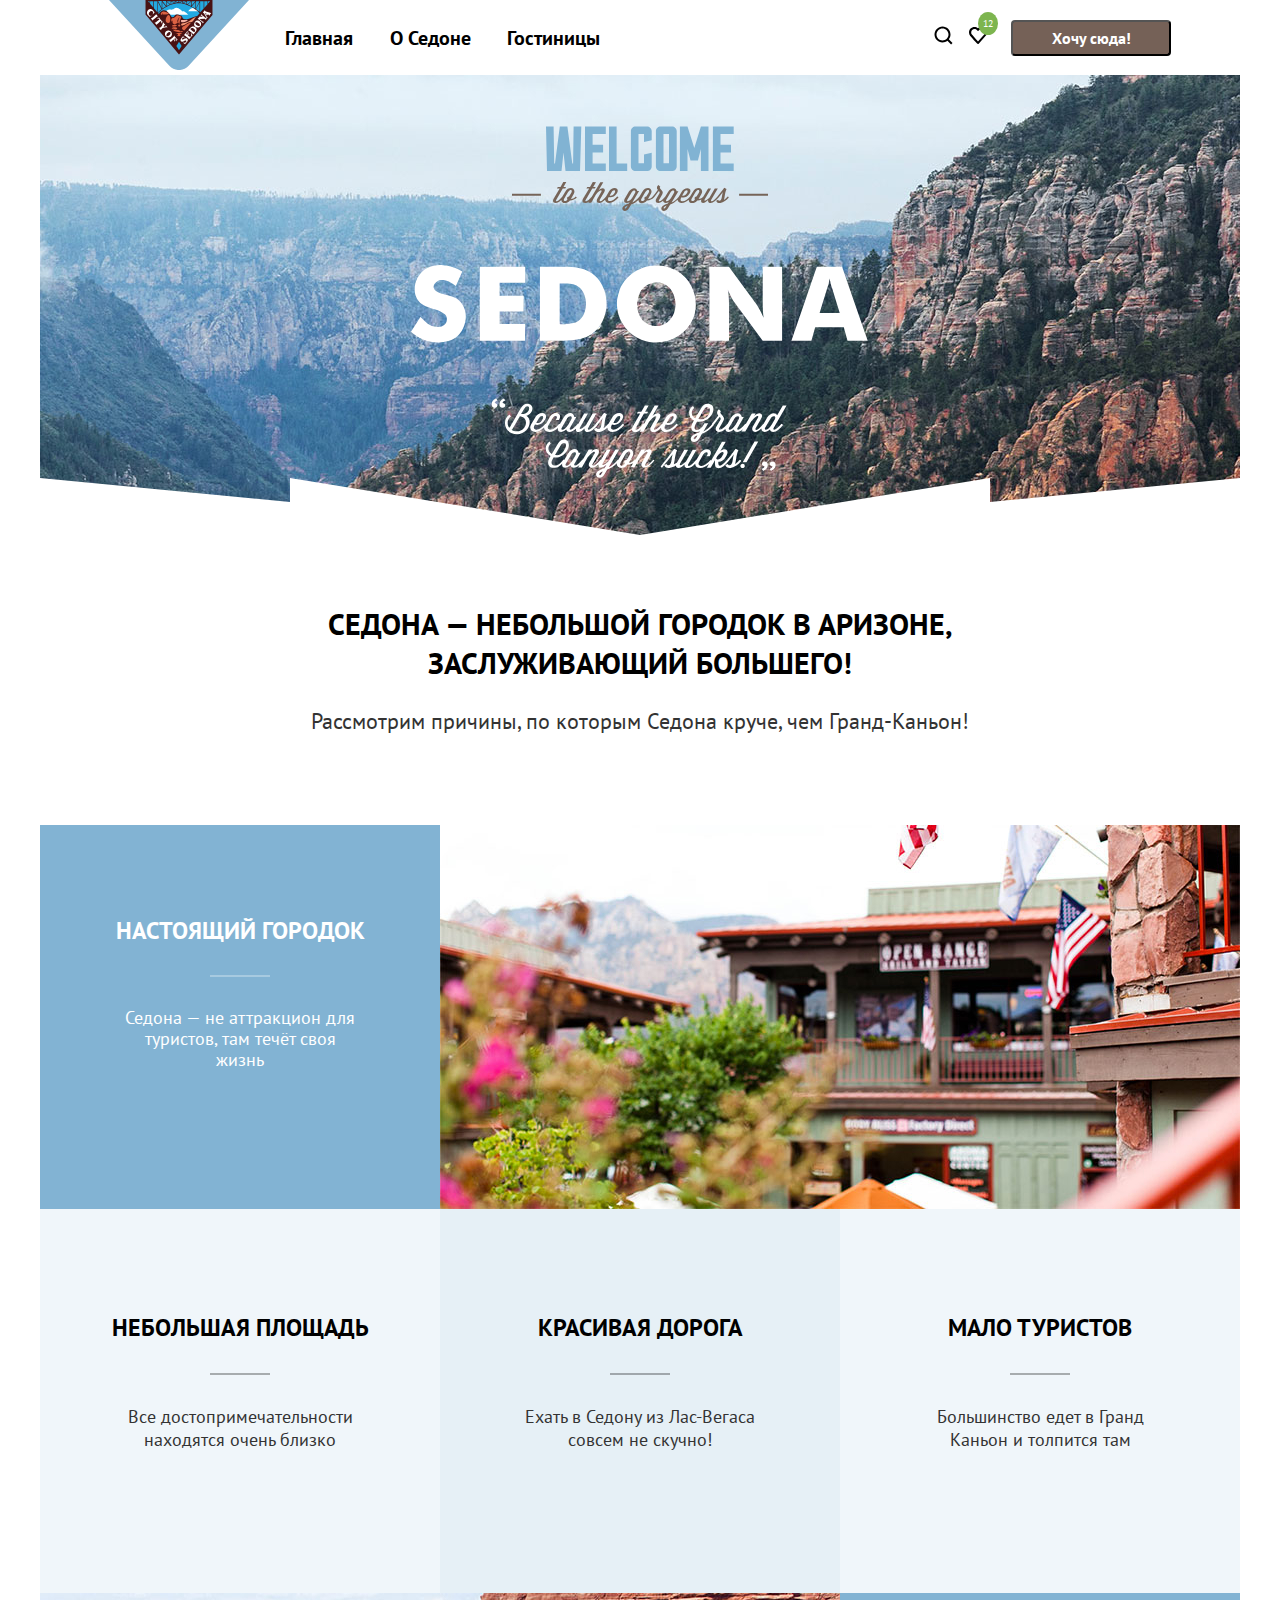
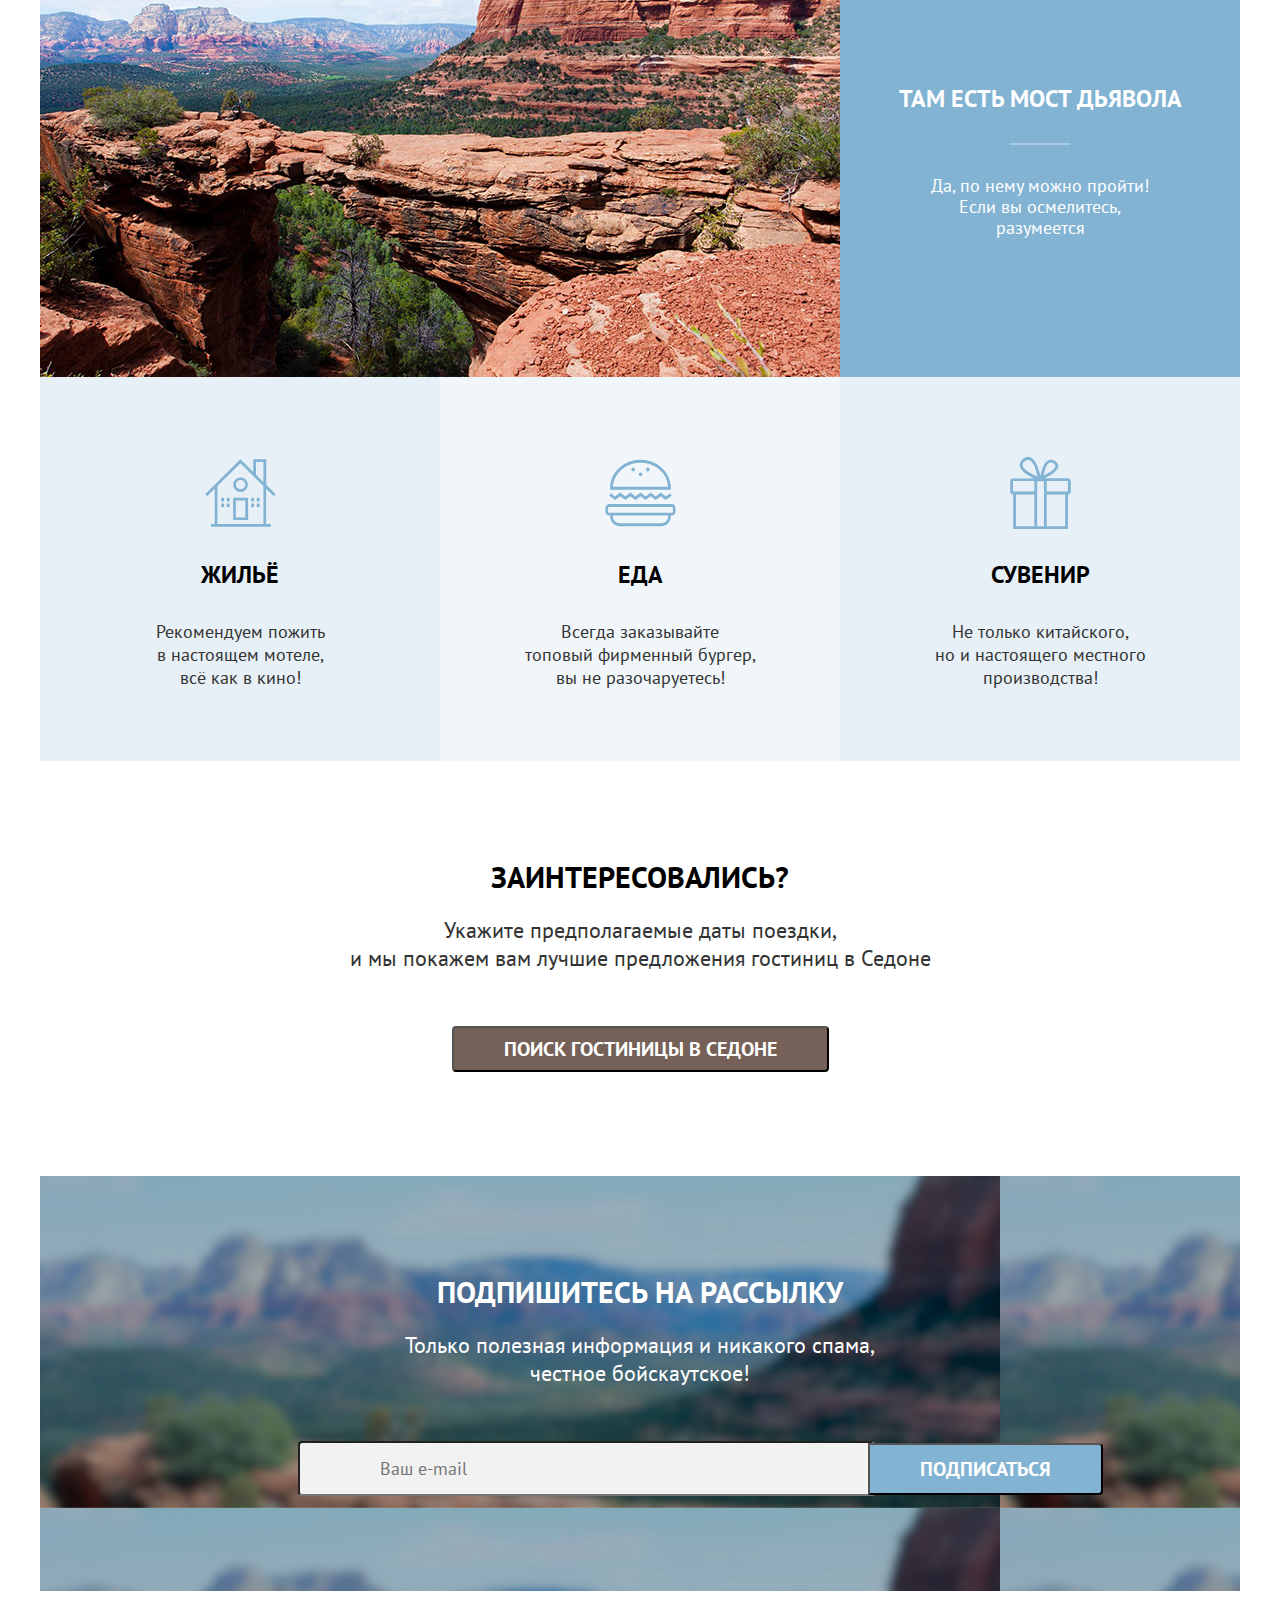
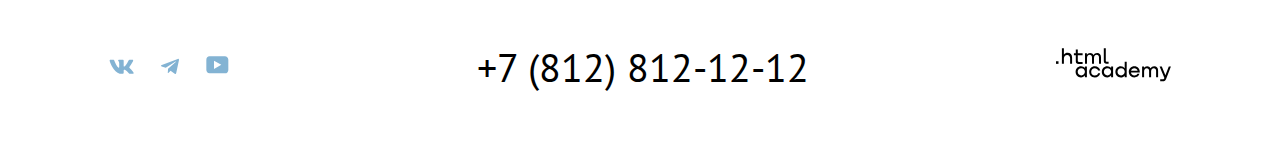
<file: index.html>
<!DOCTYPE html>
<html lang="ru">

  <head>
    <meta charset="utf-8">
    <link rel="stylesheet" href="style.css">
    <link rel="preconnect" href="https://fonts.googleapis.com">
    <link rel="preconnect" href="https://fonts.gstatic.com" crossorigin>
    <link href="https://fonts.googleapis.com/css2?family=PT+Sans:wght@400;700&display=swap" rel="stylesheet">
    <title>HTML Academy: Седона</title>
  </head>

  <body>
    <header class="header">
      <div class="container">
        <div class="header__list">
          <div class="header__list-left">
            <a href="#"><img src="/images/logo.svg" alt="logo nav"></a>
            <a href="#" class="header__list-left-text">Главная</a>
            <a href="#" class="header__list-left-text">О седоне</a>
            <a href="#" class="header__list-left-text">Гостиницы</a>
          </div>
          <div class="header__list-right">
            <a href="#"><img src="/images/search.svg" alt="поиск"></a>
            <span class="header__list-right-img"><a href="#"><img src="/images/like.svg" alt="лайк"></a></span>

            <button class="header__list-right-button">Хочу сюда!</button>
          </div>
        </div>
      </div>
    </header>
    <section class="hero">
      <img src="/images/welcome.svg" alt="основной банер" class="hero-img">
      <img src="/images/down-welcome.svg" alt="низ картинки">
    </section>
    <section class="background">
      <div class="container">
        <h2 class="background-title">Седона — небольшой городок в Аризоне,<br>
          заслуживающий большего!</h2>
        <p class="background-text">Рассмотрим причины, по которым Седона круче, чем Гранд-Каньон!</p>
      </div>
    </section>
    <section class="benefits">
      <div class="benefits__list">
        <div class="benefits__list-item blue">
          <h3 class="benefits__list-item-title-blue">Настоящий городок</h3>
          <div class="benefits__list-item-trait-blue"></div>
          <p class="benefits__list-item-text-blue">Седона — не аттракцион для<br> туристов, там течёт своя<br> жизнь</p>
        </div>
        <div class="benefits__list-item-picture">
          <img src="/images/sity.jpg" alt="картинка города " class="benefits__list-item-picture-image">
        </div>
        <div class="benefits__list-item color1">
          <h3 class="benefits__list-item-title ">Небольшая
            площадь</h3>
          <div class="benefits__list-item-trait"></div>
          <p class="benefits__list-item-text">Все достопримечательности<br> находятся очень близко</p>
        </div>
        <div class="benefits__list-item color2">
          <h3 class="benefits__list-item-title">Красивая
            дорога</h3>
          <div class="benefits__list-item-trait"></div>
          <p class="benefits__list-item-text">Ехать в Седону из Лас-Вегаса<br> совсем не скучно!</p>
        </div>
        <div class="benefits__list-item color1">
          <h3 class="benefits__list-item-title">Мало
            туристов</h3>
          <div class="benefits__list-item-trait"></div>
          <p class="benefits__list-item-text">Большинство едет в Гранд<br> Каньон и толпится там</p>
        </div>
        <div class="benefits__list-item-picture">
          <img src="/images/canyon.jpg" alt="картинка каньена " class="benefits__list-item-picture-image">
        </div>
        <div class="benefits__list-item blue">
          <h3 class="benefits__list-item-title-blue">Там есть
            мост дьявола</h3>
          <div class="benefits__list-item-trait-blue"></div>
          <p class="benefits__list-item-text-blue">Да, по нему можно пройти!<br> Если вы осмелитесь,<br> разумеется</p>
        </div>
        <div class="benefits__list-item color2">
          <img src="/images/home.svg" alt="дом" class="benefits__list-item-img">
          <h3 class="benefits__list-item-title-down">Жильё</h3>
          <p class="benefits__list-item-text-down">Рекомендуем пожить<br> в настоящем мотеле,<br>
            всё как в кино!</p>
        </div>
        <div class="benefits__list-item color1">
          <img src="/images/burger.svg" alt="бургер" class="benefits__list-item-img">
          <h3 class="benefits__list-item-title-down">Еда</h3>
          <p class="benefits__list-item-text-down">Всегда заказывайте<br>
            топовый фирменный бургер,<br> вы не разочаруетесь!</p>
        </div>
        <div class="benefits__list-item color2">
          <img src="/images/souvenir.svg" alt="сувенир" class="benefits__list-item-img">
          <h3 class="benefits__list-item-title-down">сувенир </h3>
          <p class="benefits__list-item-text-down">Не только китайского,<br>
            но и настоящего местного<br> производства!</p>
        </div>
      </div>
      </div>
      </div>
    </section>
    <section class="search">
      <div class="container">
        <div class="search__list">
          <h2 class="search__list-title">Заинтересовались?</h2>
          <p class="search__list-text">Укажите предполагаемые даты поездки,<br>и мы покажем вам лучшие предложения
            гостиниц в Седоне</p>
          <button class="search__list-button">ПОИСК ГОСТИНИЦЫ В СЕДОНЕ</button>
        </div>
      </div>
    </section>
    <section class="subscribe">
      <div class="container">
        <div class="subscribe__list">
          <h2 class="subscribe__list-title">Подпишитесь на рассылку</h2>
          <p class="subscribe__list-text">Только полезная информация и никакого спама,<br> честное бойскаутское!</p>
          <form action="https://echo.htmlacademy.ru/courses" method="get" class="subscribe__list-form">
            <input type="text" name="search" class="subscribe__list-form-name" placeholder="Ваш e-mail">
            <input type="submit" value="Подписаться" class="subscribe__list-form-name-batton">
          </form>
        </div>
      </div>
    </section>
    <section class="footer">
      <div class="container">
        <div class="footer__list">
          <div class="footer__list-social">
            <a href="#"><img src="/images/vk.svg" alt="vk"></a>
            <a href="#"><img src="/images/telegram.svg" alt="telegram"></a>
            <a href="#"><img src="/images/youtube.svg" alt="youtube"></a>
          </div>
          <a class="footer__list-phone" href="tel:+7(812)8121212">+7 (812) 812-12-12</a>
          <a href="https://htmlacademy.ru/"><img src="/images/logoAcademy.svg" alt="logo htmlacademy"></a>
        </div>
      </div>
    </section>
  </body>

</html>
</file>
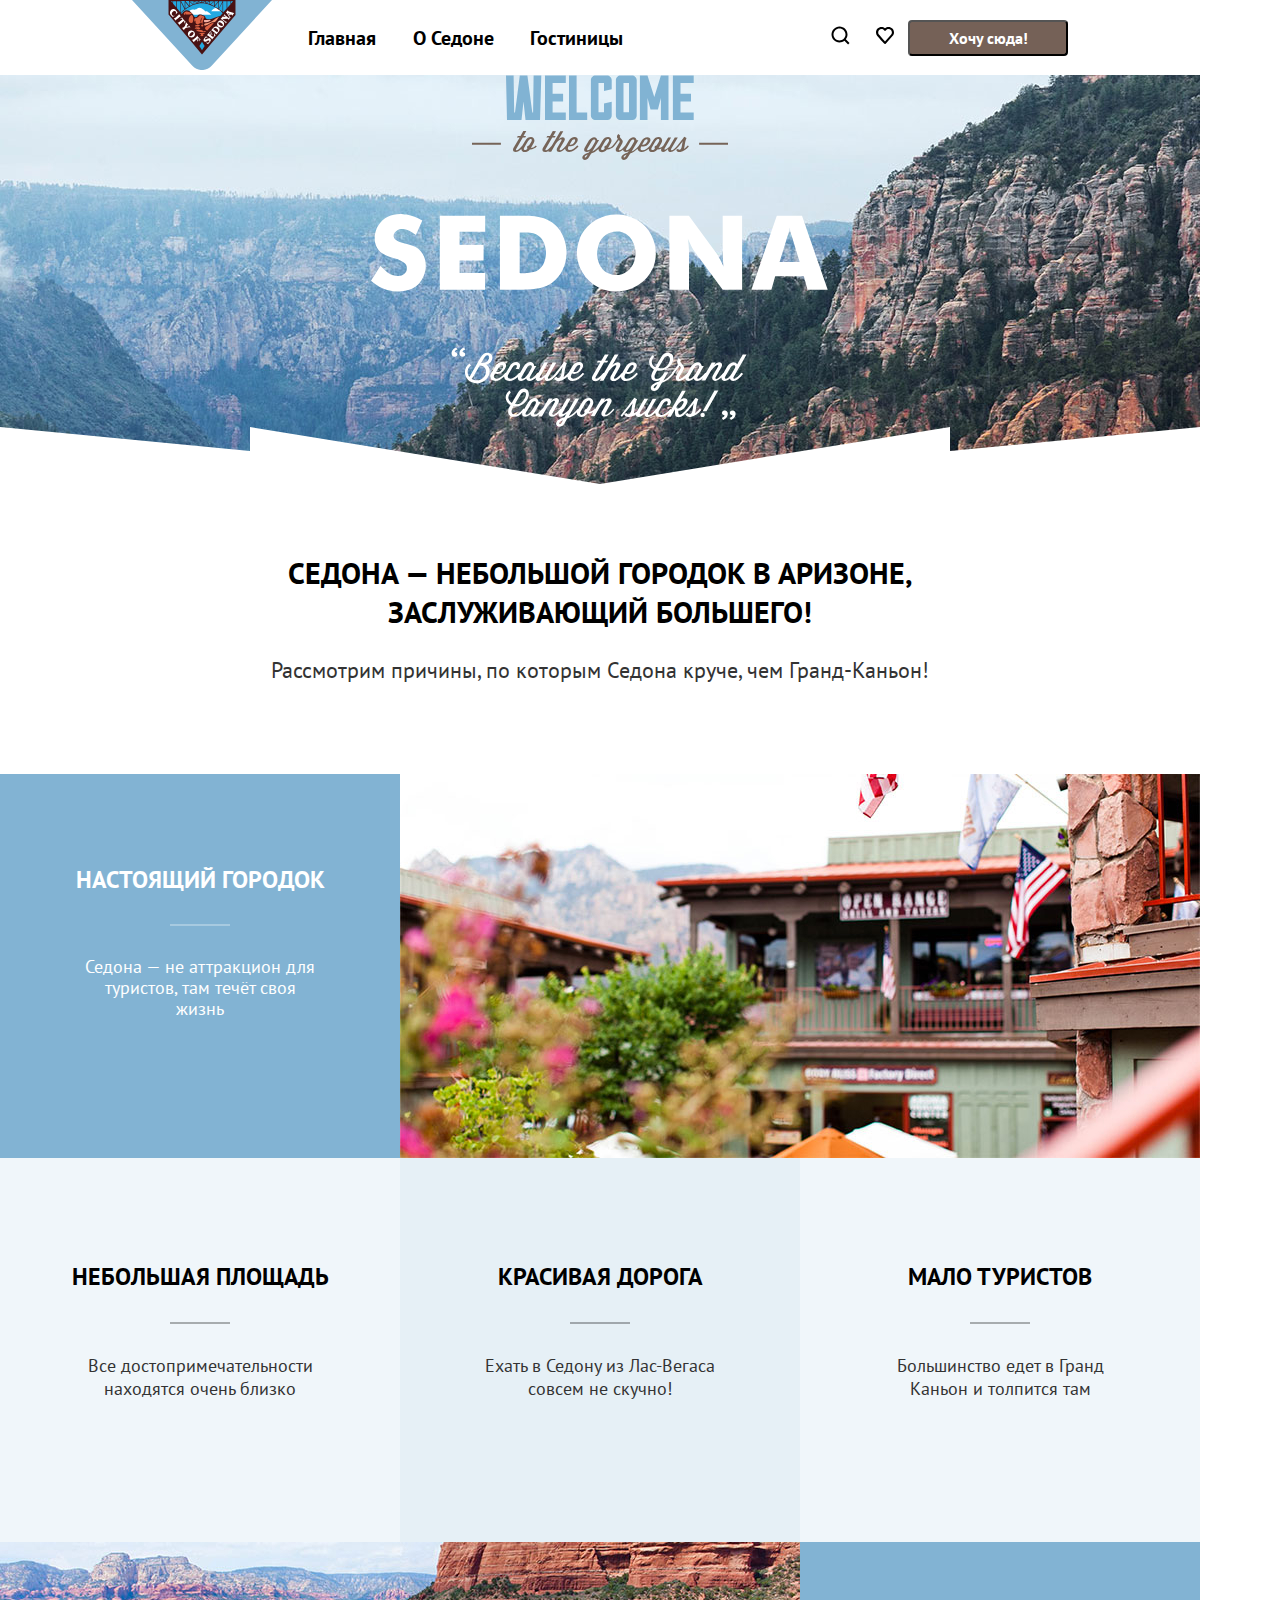
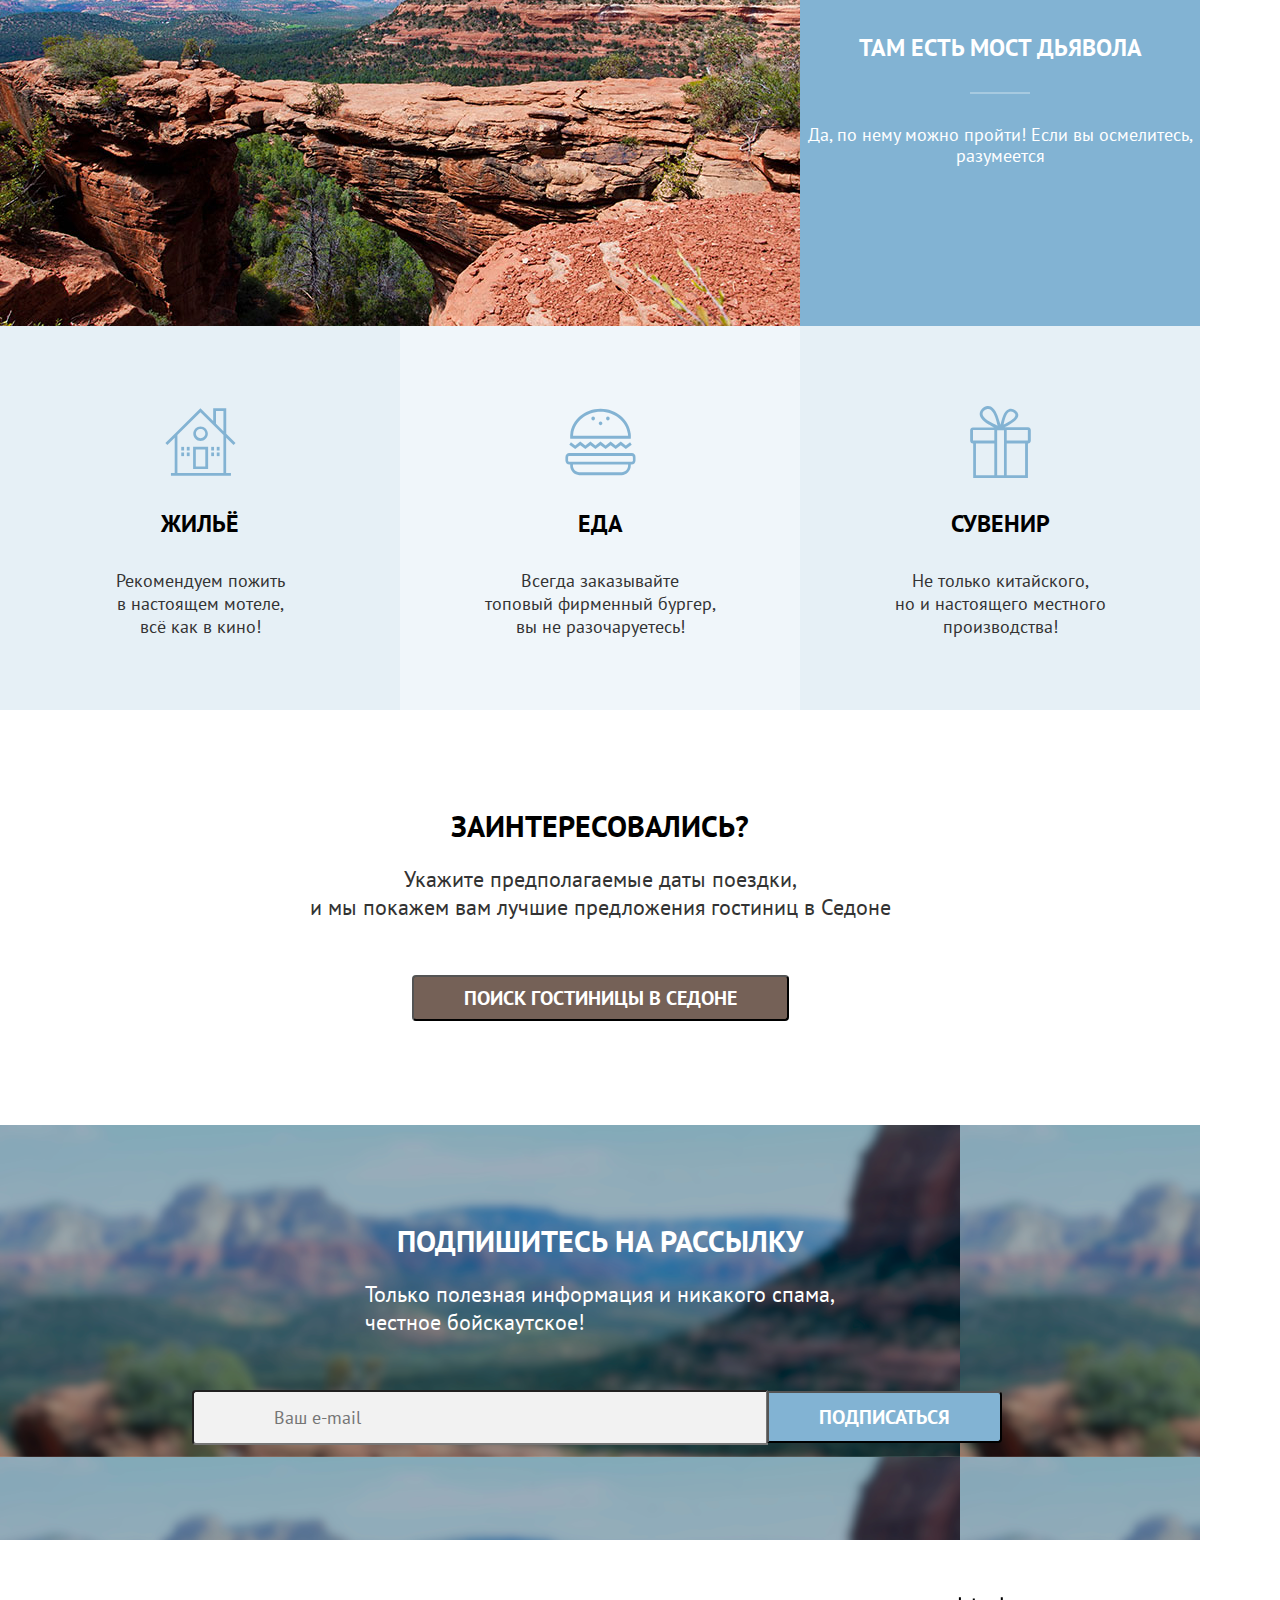
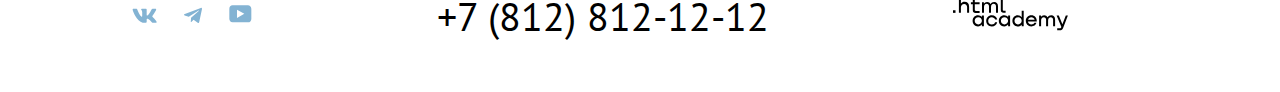
<file: 2/index.html>
<!DOCTYPE html>
<html lang="ru">

  <head>
    <meta charset="utf-8">
    <link rel="stylesheet" href="style.css">
    <link rel="preconnect" href="https://fonts.googleapis.com">
    <link rel="preconnect" href="https://fonts.gstatic.com" crossorigin>
    <link href="https://fonts.googleapis.com/css2?family=PT+Sans:wght@400;700&display=swap" rel="stylesheet">
    <title>HTML Academy: Седона</title>
    <base href="https://htmlacademy-htmlcss.github.io/1981775-sedona-35/2/">
</head>

  <body>
    <header class="header">
      <div class="container">
        <div class="header__list">
          <div class="header__list-left">
            <a href="#"><img src="/images/logo.svg" alt="logo nav"></a>
            <a href="#" class="header__list-left-text">Главная</a>
            <a href="#" class="header__list-left-text">О седоне</a>
            <a href="#" class="header__list-left-text">Гостиницы</a>
          </div>
          <div class="header__list-right">
            <a href="#"><img src="/images/search.svg" alt="поиск"></a>
            <a href="#"><img src="/images/like.svg" alt="лайк"></a>
            <button class="header__list-right-button">Хочу сюда!</button>
          </div>
        </div>
      </div>
    </header>
    <section class="hero">
      <img src="/images/welcome.svg" alt="основной банер">
      <img src="/images/down-welcome.svg" alt="низ картинки">
    </section>
    <section class="background">
      <div class="container">
        <h2 class="background-title">Седона — небольшой городок в Аризоне,<br>
          заслуживающий большего!</h2>
        <p class="background-text">Рассмотрим причины, по которым Седона круче, чем Гранд-Каньон!</p>
      </div>
    </section>
    <section class="benefits">
      <div class="benefits__list">
        <div class="benefits__list-item blue">
          <h3 class="benefits__list-item-title-blue">Настоящий городок</h3>
          <div class="benefits__list-item-trait-blue"></div>
          <p class="benefits__list-item-text-blue">Седона — не аттракцион для<br> туристов, там течёт своя<br> жизнь</p>
        </div>
        <div class="benefits__list-item-picture">
          <img src="/images/sity.jpg" alt="картинка города " class="benefits__list-item-picture-image">
        </div>
        <div class="benefits__list-item color1">
          <h3 class="benefits__list-item-title ">Небольшая
            площадь</h3>
          <div class="benefits__list-item-trait"></div>
          <p class="benefits__list-item-text">Все достопримечательности<br> находятся очень близко</p>
        </div>
        <div class="benefits__list-item color2">
          <h3 class="benefits__list-item-title">Красивая
            дорога</h3>
          <div class="benefits__list-item-trait"></div>
          <p class="benefits__list-item-text">Ехать в Седону из Лас-Вегаса<br> совсем не скучно!</p>
        </div>
        <div class="benefits__list-item color1">
          <h3 class="benefits__list-item-title">Мало
            туристов</h3>
          <div class="benefits__list-item-trait"></div>
          <p class="benefits__list-item-text">Большинство едет в Гранд<br> Каньон и толпится там</p>
        </div>
        <div class="benefits__list-item-picture">
          <img src="/images/canyon.jpg" alt="картинка каньена " class="benefits__list-item-picture-image">
        </div>
        <div class="benefits__list-item blue">
          <h3 class="benefits__list-item-title-blue">Там есть
            мост дьявола</h3>
          <div class="benefits__list-item-trait-blue"></div>
          <p class="benefits__list-item-text-blue">Да, по нему можно пройти! Если вы осмелитесь, разумеется</p>
        </div>
        <div class="benefits__list-item color2">
          <img src="/images/home.svg" alt="дом" class="benefits__list-item-img">
          <h3 class="benefits__list-item-title-down">Жильё</h3>
          <p class="benefits__list-item-text-down">Рекомендуем пожить<br> в настоящем мотеле,<br>
            всё как в кино!</p>
        </div>
        <div class="benefits__list-item color1">
          <img src="/images/burger.svg" alt="бургер" class="benefits__list-item-img">
          <h3 class="benefits__list-item-title-down">Еда</h3>
          <p class="benefits__list-item-text-down">Всегда заказывайте<br>
            топовый фирменный бургер,<br> вы не разочаруетесь!</p>
        </div>
        <div class="benefits__list-item color2">
          <img src="/images/souvenir.svg" alt="сувенир" class="benefits__list-item-img">
          <h3 class="benefits__list-item-title-down">сувенир </h3>
          <p class="benefits__list-item-text-down">Не только китайского,<br>
            но и настоящего местного<br> производства!</p>
        </div>
        </div>
      </div>
      </div>
    </section>
    <section class="search">
      <div class="container">
        <div class="search__list">
          <h2 class="search__list-title">Заинтересовались?</h2>
          <p class="search__list-text">Укажите предполагаемые даты поездки,<br>и мы покажем вам лучшие предложения гостиниц в Седоне</p>
            <button class="search__list-button">ПОИСК ГОСТИНИЦЫ В СЕДОНЕ</button>
        </div>
      </div>
    </section>
    <section class="subscribe">
      <div class="container">
        <div class="subscribe__list">
          <h2 class="subscribe__list-title">Подпишитесь на рассылку</h2>
          <p class="subscribe__list-text">Только полезная информация и никакого спама,<br> честное бойскаутское!</p>
          <form action="https://echo.htmlacademy.ru/courses" method="get" class="subscribe__list-form">
            <input type="text" name="search" class="subscribe__list-form-name" placeholder="Ваш e-mail">
            <input type="submit" value="Подписаться" class="subscribe__list-form-name-batton">
          </form>
        </div>
      </div>
    </section>
    <section class="footer">
      <div class="container">
        <div class="footer__list">
          <div class="footer__list-social">
            <a href="#"><img src="/images/vk.svg" alt="vk"></a>
            <a href="#"><img src="/images/telegram.svg" alt="telegram"></a>
            <a href="#"><img src="/images/youtube.svg" alt="youtube"></a>
          </div>
          <a class="footer__list-phone" href="tel:+7(812)8121212">+7 (812) 812-12-12</a>
          <a href="https://htmlacademy.ru/"><img src="/images/logoAcademy.svg" alt="logo htmlacademy"></a>
        </div>
      </div>
    </section>
  </body>

</html>
</file>
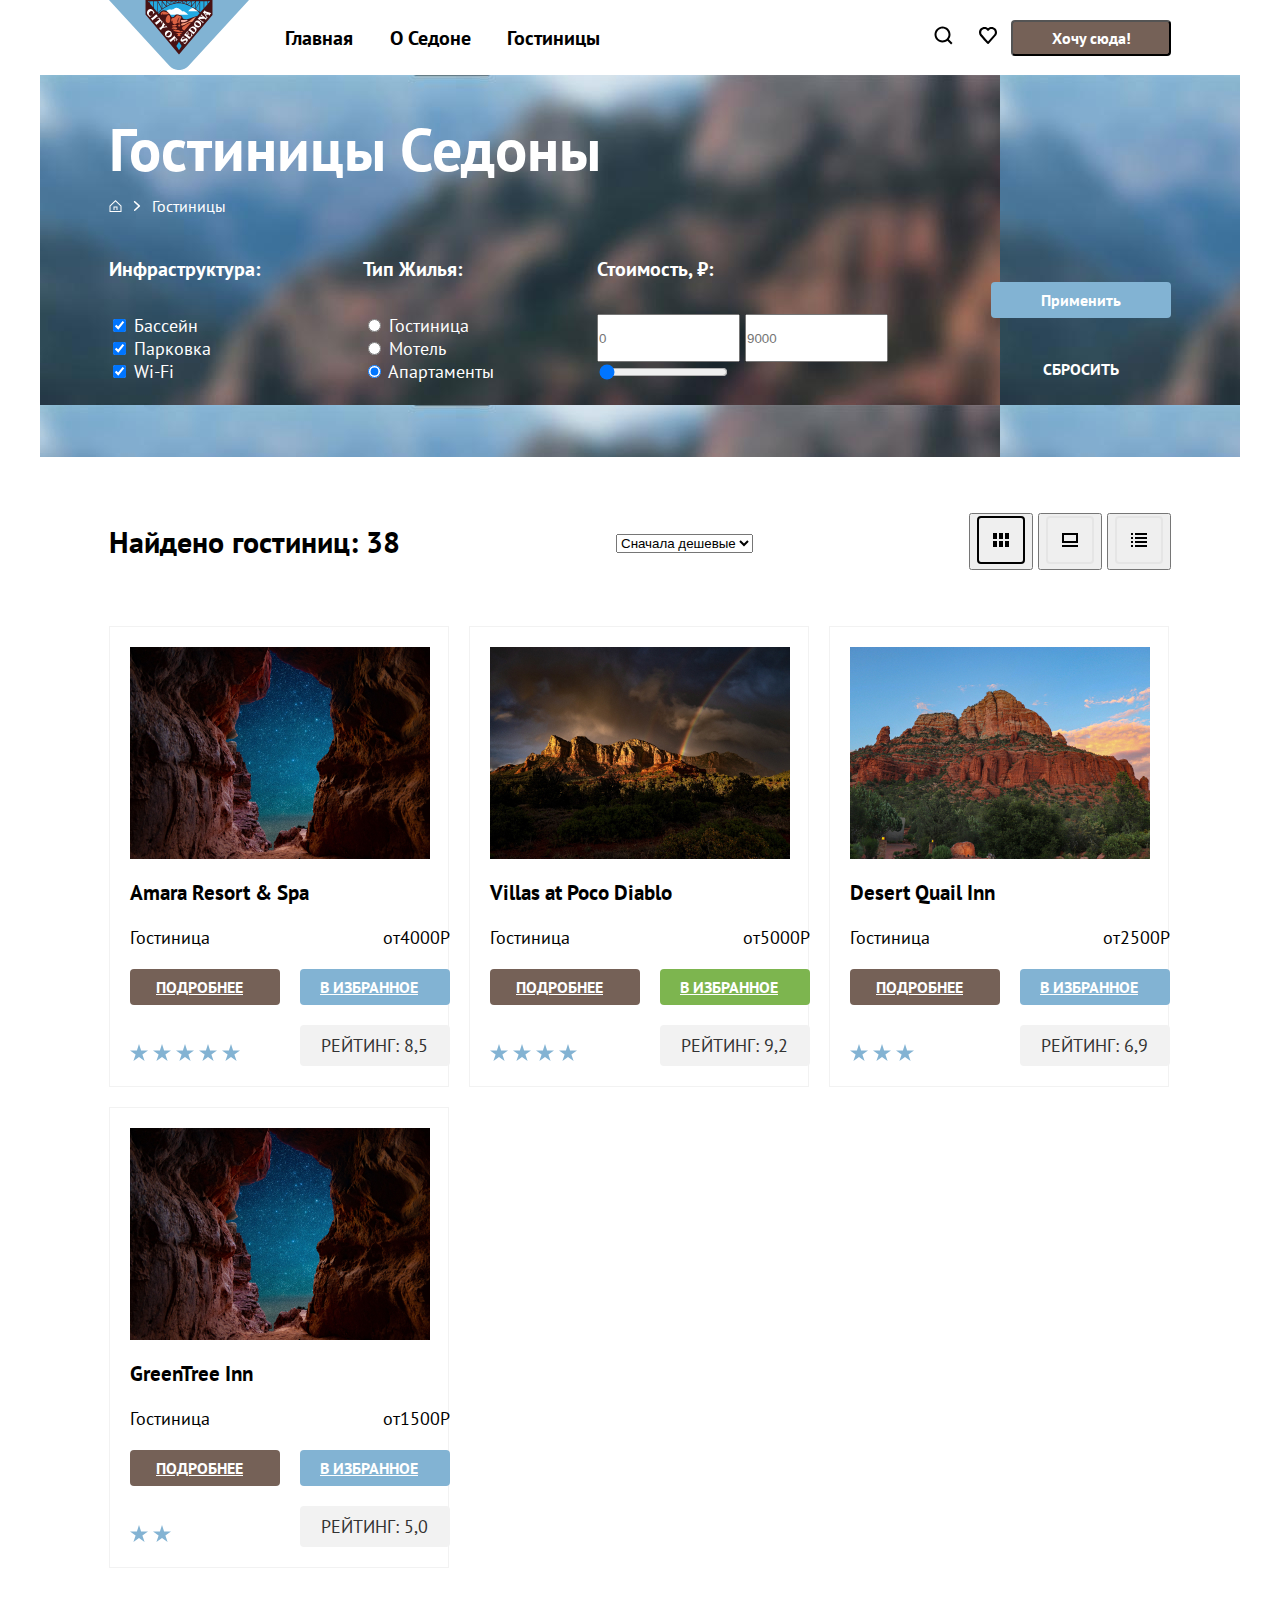
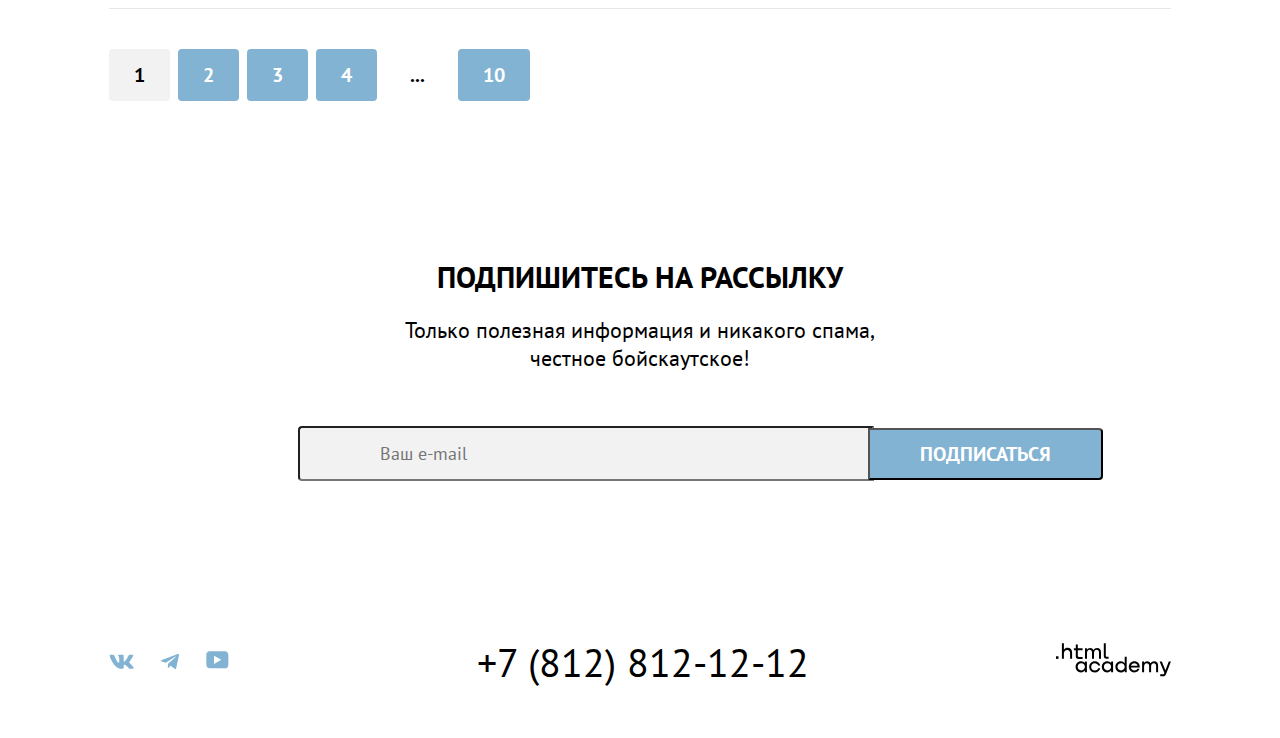
<file: catalog.html>
<!DOCTYPE html>
<html lang="ru">

  <head>
    <meta charset="utf-8">
    <link rel="stylesheet" href="style.css">
    <link rel="preconnect" href="https://fonts.googleapis.com">
    <link rel="preconnect" href="https://fonts.gstatic.com" crossorigin>
    <link href="https://fonts.googleapis.com/css2?family=PT+Sans:wght@400;700&display=swap" rel="stylesheet">
    <title>HTML Academy: Седона</title>
  </head>

  <body>
    <header class="header">
      <div class="container">
        <div class="header__list">
          <div class="header__list-left">
            <a href="#"><img src="images/logo.svg" alt="logo nav"></a>
            <a href="#" class="header__list-left-text">Главная</a>
            <a href="#" class="header__list-left-text">О седоне</a>
            <a href="#" class="header__list-left-text">Гостиницы</a>
          </div>
          <div class="header__list-right">
            <a href="#"><img src="images/search.svg" alt="поиск"></a>
            <a href="#"><img src="images/like.svg" alt="лайк"></a>
            <button class="header__list-right-button">Хочу сюда!</button>
          </div>
        </div>
      </div>
    </header>
    <section class="filter">
      <div class="container">
        <div class="filter__list">
          <h1 class="filter__list-title">Гостиницы Седоны</h1>
          <div class="filter__list-bread-crumbs">
            <img src="images/litle-home.svg" alt="home">
            <img src="images/jackdaw.svg" alt="галка">
            <p class="filter__list-bread-crumbs-text">Гостиницы</p>
          </div>
          <form action="https://echo.htmlacademy.ru/courses" method="post" class="filter__list-form-item-sprukture">
            <div class="filter__list-form">
              <div class="filter__list-form-item">
                <p class="filter__list-form-item-text">Инфраструктура:</p>
                <input type="checkbox" name="subscribe" id="pull" checked>
                <label for="pull">Бассейн</label><br>
                <input type="checkbox" name="subscribe" id="parking" checked>
                <label for="parking">Парковка</label><br>
                <input type="checkbox" name="subscribe" id="Wi-Fi" checked>
                <label for="Wi-Fi">Wi-Fi</label><br>
              </div>
              <div class="filter__list-form-item">
                <p class="filter__list-form-item-text">Тип жилья:</p>
                <input type="radio" name="subscribe" id="hotel" checked>
                <label for="hotel">Гостиница</label><br>
                <input type="radio" name="subscribe" id="motel" checked>
                <label for="motel">Мотель</label><br>
                <input type="radio" name="subscribe" id="apart" checked>
                <label for="apart">Апартаменты</label><br>
              </div>
              <div class="filter__list-form-item">
                <p class="filter__list-form-item-text">Стоимость, ₽:</p>
                <input type="text" name="subscribe" placeholder="0" class="filter__list-form-item-input">
                <input type="text" name="subscribe" placeholder="9000" class="filter__list-form-item-input"><br>
                <input type="range" min="0" max="9000" step="9" value="30">
              </div>
              <div class="filter__list-form-item-bottom">
                <button class="filter__list-form-item-bottom-top">Применить</button>
                <button class="filter__list-form-item-bottom-down">Сбросить</button>
              </div>
          </form>
        </div>
      </div>
      </div>
    </section>
    <section class="catalog">
      <div class="container">
        <div class="catalog__list">
          <div class="catalog__list-header">
            <h2 class="catalog__list-header-title">Найдено гостиниц: 38</h2>
            <form action="https://echo.htmlacademy.ru/courses" method="post" class="catalog__list-header-form">
              <select name="graduation" class="catalog__list-header-form-item">
                <option value="Сначала дешевые" class="catalog__list-header-form-text">Сначала дешевые </option>
                <option value="Сначала дорогие">Сначала дорогие</option>
              </select>
            </form>
            <div class="catalog__list-header-left">
              <button class="catalog__list-header-left-button"><img src="images/lattice.svg" alt="решетка"></button>
              <button class="catalog__list-header-left-button"><img src="images/one.svg" alt="one"></button>
              <button class="catalog__list-header-left-button"><img src="images/list.svg" alt="list"></button>
            </div>
          </div>
          <div class="catalog__list-card">
            <div class="catalog__list-card-item">
              <img class="catalog__list-card-item-img" src="images/amara.jpg" alt="amara">
              <h3 class="catalog__list-card-item-title">Amara Resort & Spa</h3>
              <p class="catalog__list-card-item-hotel">Гостиница</p>
              <p class="catalog__list-card-item-price">от4000Р</p>
              <a href="#" class="catalog__list-card-item-more">подробнее</a>
              <a href="#" class="catalog__list-card-item-favorites">В ИЗБРАННОЕ</a>
              <div class="catalog__list-card-item-stars">
                <img src="images/star.svg" alt="звезда">
                <img src="images/star.svg" alt="звезда">
                <img src="images/star.svg" alt="звезда">
                <img src="images/star.svg" alt="звезда">
                <img src="images/star.svg" alt="звезда">
              </div>
              <p class="catalog__list-card-item-rating">Рейтинг: 8,5</p>
            </div>
            <div class="catalog__list-card-item">
              <img class="catalog__list-card-item-img" src="images/diablo.jpg" alt="diablo">
              <h3 class="catalog__list-card-item-title">Villas at Poco Diablo</h3>
              <p class="catalog__list-card-item-hotel">Гостиница</p>
              <p class="catalog__list-card-item-price">от5000Р</p>
              <a href="#" class="catalog__list-card-item-more">подробнее</a>
              <a href="#" class="catalog__list-card-item-favorites green">В ИЗБРАННОЕ</a>
              <div class="catalog__list-card-item-stars">
                <img src="images/star.svg" alt="звезда">
                <img src="images/star.svg" alt="звезда">
                <img src="images/star.svg" alt="звезда">
                <img src="images/star.svg" alt="звезда">
              </div>
              <p class="catalog__list-card-item-rating">Рейтинг: 9,2</p>
            </div>
            <div class="catalog__list-card-item">
              <img class="catalog__list-card-item-img" src="images/quali.jpg" alt="Quail">
              <h3 class="catalog__list-card-item-title">Desert Quail Inn</h3>
              <p class="catalog__list-card-item-hotel">Гостиница</p>
              <p class="catalog__list-card-item-price">от2500Р</p>
              <a href="#" class="catalog__list-card-item-more">подробнее</a>
              <a href="#" class="catalog__list-card-item-favorites">В ИЗБРАННОЕ</a>
              <div class="catalog__list-card-item-stars">
                <img src="images/star.svg" alt="звезда">
                <img src="images/star.svg" alt="звезда">
                <img src="images/star.svg" alt="звезда">
              </div>
              <p class="catalog__list-card-item-rating">Рейтинг: 6,9</p>
            </div>
            <div class="catalog__list-card-item">
              <img class="catalog__list-card-item-img" src="images/amara.jpg" alt="GreenTree Inn">
              <h3 class="catalog__list-card-item-title">GreenTree Inn</h3>
              <p class="catalog__list-card-item-hotel">Гостиница</p>
              <p class="catalog__list-card-item-price">от1500Р</p>
              <a href="#" class="catalog__list-card-item-more">подробнее</a>
              <a href="#" class="catalog__list-card-item-favorites">В ИЗБРАННОЕ</a>
              <div class="catalog__list-card-item-stars">
                <img src="images/star.svg" alt="звезда">
                <img src="images/star.svg" alt="звезда">
              </div>
              <p class="catalog__list-card-item-rating">Рейтинг: 5,0</p>
            </div>
          </div>
          <div class="pogination">
            <a href="#" class="pogination-item active">1</a>
            <a href="#" class="pogination-item">2</a>
            <a href="#" class="pogination-item">3</a>
            <a href="#" class="pogination-item">4</a>
            <a href="#" class="pogination-item dot">...</a>
            <a href="#" class="pogination-item">10</a>
          </div>
        </div>
    </section>
    <section class="subscribe-catalog">
      <div class="container">
        <div class="subscribe__list-catalog">
          <h2 class="subscribe__list-title-catalog">Подпишитесь на рассылку</h2>
          <p class="subscribe__list-text-catalog">Только полезная информация и никакого спама,<br> честное бойскаутское!
          </p>
          <form action="https://echo.htmlacademy.ru/courses" method="get" class="subscribe__list-form">
            <input type="text" name="search" class="subscribe__list-form-name" placeholder="Ваш e-mail">
            <input type="submit" value="Подписаться" class="subscribe__list-form-name-batton">
          </form>
        </div>
      </div>
    </section>
    <section class="footer">
      <div class="container">
        <div class="footer__list">
          <div class="footer__list-social">
            <a href="#"><img src="/images/vk.svg" alt="vk"></a>
            <a href="#"><img src="/images/telegram.svg" alt="telegram"></a>
            <a href="#"><img src="/images/youtube.svg" alt="youtube"></a>
          </div>
          <a class="footer__list-phone" href="tel:+7(812)8121212">+7 (812) 812-12-12</a>
          <a href="https://htmlacademy.ru/"><img src="/images/logoAcademy.svg" alt="logo htmlacademy"></a>
        </div>
      </div>
    </section>
  </body>

</html>
</file>
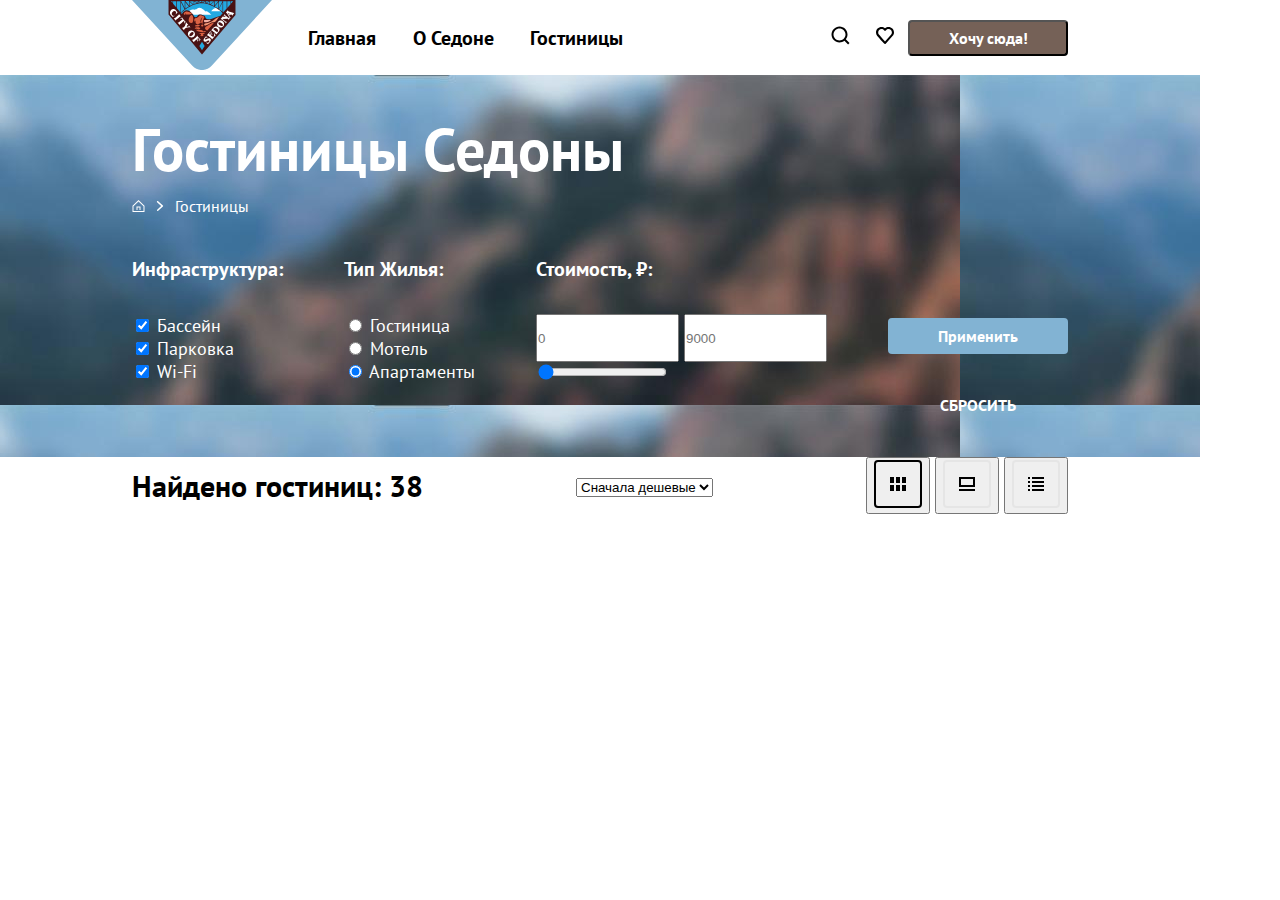
<file: 2/catalog.html>
<!DOCTYPE html>
<html lang="ru">

  <head>
    <meta charset="utf-8">
    <link rel="stylesheet" href="style.css">
    <link rel="preconnect" href="https://fonts.googleapis.com">
    <link rel="preconnect" href="https://fonts.gstatic.com" crossorigin>
    <link href="https://fonts.googleapis.com/css2?family=PT+Sans:wght@400;700&display=swap" rel="stylesheet">
    <title>HTML Academy: Седона</title>
    <base href="https://htmlacademy-htmlcss.github.io/1981775-sedona-35/2/">
</head>

  <body>
    <header class="header">
      <div class="container">
        <div class="header__list">
          <div class="header__list-left">
            <a href="#"><img src="/images/logo.svg" alt="logo nav"></a>
            <a href="#" class="header__list-left-text">Главная</a>
            <a href="#" class="header__list-left-text">О седоне</a>
            <a href="#" class="header__list-left-text">Гостиницы</a>
          </div>
          <div class="header__list-right">
            <a href="#"><img src="/images/search.svg" alt="поиск"></a>
            <a href="#"><img src="/images/like.svg" alt="лайк"></a>
            <button class="header__list-right-button">Хочу сюда!</button>
          </div>
        </div>
      </div>
    </header>
    <section class="filter">
      <div class="container">
        <div class="filter__list">
          <h1 class="filter__list-title">Гостиницы Седоны</h1>
          <div class="filter__list-bread-crumbs">
            <img src="/images/litle-home.svg" alt="home">
            <img src="/images/jackdaw.svg" alt="галка">
            <p class="filter__list-bread-crumbs-text">Гостиницы</p>
          </div>
          <div class="filter__list-form">
            <div class="filter__list-form-item">
              <form action="https://echo.htmlacademy.ru/courses" method="post" class="filter__list-form-item-sprukture">
                <p class="filter__list-form-item-text">Инфраструктура:</p>
                <input type="checkbox" name="subscribe" id="pull" checked>
                <label for="pull">Бассейн</label><br>
                <input type="checkbox" name="subscribe" id="parking" checked>
                <label for="parking">Парковка</label><br>
                <input type="checkbox" name="subscribe" id="Wi-Fi" checked>
                <label for="Wi-Fi">Wi-Fi</label><br>
              </form>
            </div>
            <div class="filter__list-form-item">
              <form action="https://echo.htmlacademy.ru/courses" method="post" class="filter__list-form-item-sprukture">
                <p class="filter__list-form-item-text">Тип жилья:</p>
                <input type="radio" name="subscribe" id="hotel" checked>
                <label for="hotel">Гостиница</label><br>
                <input type="radio" name="subscribe" id="motel" checked>
                <label for="motel">Мотель</label><br>
                <input type="radio" name="subscribe" id="apart" checked>
                <label for="apart">Апартаменты</label><br>
              </form>
            </div>
            <div class="filter__list-form-item">
              <form action="https://echo.htmlacademy.ru/courses" method="post" class="filter__list-form-item-sprukture">
                <p class="filter__list-form-item-text">Стоимость, ₽:</p>
                <input type="text" name="subscribe" placeholder="0" class="filter__list-form-item-input">
                <input type="text" name="subscribe" placeholder="9000" class="filter__list-form-item-input"><br>
                <input type="range" min="0" max="9000" step="9" value="30" />
              </form>
            </div>
            <div class="filter__list-form-item-bottom">
              <button class="filter__list-form-item-bottom-top">Применить</button>
              <button class="filter__list-form-item-bottom-down">Сбросить</button>
            </div>
          </div>
        </div>
      </div>
    </section>
    <section class="catalog">
      <div class="container">
        <div class="catalog__list">
          <div class="catalog__list-header">
            <h2 class="catalog__list-header-title">Найдено гостиниц: 38</h2>
            <form action="https://echo.htmlacademy.ru/courses" method="post" class="catalog__list-header-form">
              <select name="graduation" class="catalog__list-header-form-item">
                <option value="Сначала дешевые" class="catalog__list-header-form-text">Сначала дешевые </option>
                <option value="Сначала дорогие">Сначала дорогие</option>
              </select>
            </form>
            <div class="catalog__list-header-left">
              <button class="catalog__list-header-left-button"><img src="/images/lattice.svg" alt="решетка"></button>
              <button class="catalog__list-header-left-button"><img src="/images/one.svg" alt="one"></button>
              <button class="catalog__list-header-left-button"><img src="/images/list.svg" alt="list"></button>
            </div>
          </div>
        </div>
      </div>
    </section>
  </body>

</html>
</file>
<file: style.css>
*,
*::after,
*::before {
  box-sizing: border-box;
}

h1,
h2,
h3,
h4,
h5,
h6,
p {
  margin: 0;
}

ul {
  padding: 0;
  list-style: none;
}

body {
  font-family: 'PT Sans', sans-serif;
  font-size: 18px;
  font-weight: 400;
  margin: 0;
  padding: 0;
  background: #ffffff;

}

.container {
  max-width: 1062px;
  margin: 0 auto;
}

/* начало секции header */
.header__list {
  display: flex;
  justify-content: space-between;
  align-items: center;
}

.header__list-left-text {
  font-family: 'PT Sans';
  font-style: normal;
  font-weight: 700;
  font-size: 20px;
  line-height: 24px;
  text-transform: capitalize;
  color: #000000;
  text-decoration: none;
}

.header__list-left {
  display: flex;
  justify-content: space-between;
  align-items: center;
  width: 491px;
}

.header__list-right {
  display: flex;
  justify-content: space-between;
  align-items: center;
  width: 250px;
}

.header__list-right-button {
  color: #ffffff;
  width: 160px;
  height: 36px;
  background: #756157;
  border-radius: 4px;
  font-family: 'PT Sans';
  font-style: normal;
  font-weight: 700;
  font-size: 16px;
}


/* начало секции hero */

.header__list-right-img::after {
  content: "12";
  height: 20px;
  width: 20px;
  color: white;
  background-color: #7DB54F;
  border-radius: 50%;
  font-family: "PT Sans";
  font-size: 10px;
  line-height: 10px;
  padding: 5px;
  position: relative;
  top: -17px;
  left: -9px;
  z-index: 1;
}

.hero {
  display: flex;
  background-image: url(/images/index-background.jpg);
  max-width: 1200px;
  align-items: center;
  justify-content: center;
  margin: 0 auto;
  flex-direction: column;
}

.hero-img {
  padding-top: 51px;
}

/* начало секции background */
.background-title {
  font-family: 'PT Sans';
  font-style: normal;
  font-weight: 700;
  font-size: 30px;
  text-align: center;
  text-transform: uppercase;
  padding: 69px 0 25px;
}

.background-text {
  font-family: 'PT Sans';
  font-style: normal;
  font-weight: 400;
  font-size: 22px;
  text-align: center;
  color: #333333;
  padding-bottom: 90px;
}

/* начало секции benefits */
.benefits {
  margin-top: 90px;
  width: 1200px;
  margin: 0 auto;
}

.benefits__list {
  display: flex;
  flex-wrap: wrap;
  align-items: center;
  margin: 0 auto;
}

.benefits__list-item-trait {
  display: flex;
  align-items: center;
  width: 60px;
  height: 2px;
  background: rgba(0, 0, 0, 0.3);
  margin: 0 auto;
  margin-bottom: 30px;
}

.benefits__list-item {
  display: flex;
  flex-direction: column;
  width: 400px;
  height: 384px;
}

.benefits__list-item-title {
  font-family: 'PT Sans';
  font-style: normal;
  font-weight: 700;
  font-size: 24px;
  text-align: center;
  text-transform: uppercase;
  padding: 103px 0 30px;
}

.benefits__list-item-text {
  font-family: 'PT Sans';
  font-style: normal;
  font-weight: 400;
  font-size: 18px;
  text-align: center;
  color: #333333;
}

.blue {
  background: #82B3D3;
}

.benefits__list-item-title-blue {
  font-family: 'PT Sans';
  font-style: normal;
  font-weight: 700;
  font-size: 24px;
  line-height: 28px;
  text-align: center;
  text-transform: uppercase;
  padding: 92px 0 30px;
  color: #FFFFFF;
}

.benefits__list-item-trait-blue {
  width: 60px;
  height: 2px;
  background: rgba(255, 255, 255, 0.3);
  margin: 0 auto;
  margin-bottom: 30px;
}

.benefits__list-item-text-blue {
  font-family: 'PT Sans';
  font-style: normal;
  font-weight: 400;
  font-size: 18px;
  line-height: 21px;
  text-align: center;
  color: #FFFFFF;
}

.benefits__list-item-picture-image {
  display: block;
}

.benefits__list-item-img {
  width: 72px;
  height: 72px;
  margin: 0 auto;
  margin-top: 80px;
}

.benefits__list-item-title-down {
  font-family: 'PT Sans';
  font-style: normal;
  font-weight: 700;
  font-size: 24px;
  text-align: center;
  text-transform: uppercase;
  padding: 30px 0 30px;
}

.benefits__list-item-text-down {
  font-family: 'PT Sans';
  font-style: normal;
  font-weight: 400;
  font-size: 18px;
  text-align: center;
  color: #333333;
}

.color1 {
  background: rgba(131, 179, 211, 0.12);
}

.color2 {
  background: rgba(131, 179, 211, 0.2);
}

/* начало секции search */
.search__list-title {
  font-family: 'PT Sans';
  font-style: normal;
  font-weight: 700;
  font-size: 30px;
  text-align: center;
  text-transform: uppercase;
  color: #000000;
  padding: 96px 0 20px;
}

.search__list-text {
  font-family: 'PT Sans';
  font-style: normal;
  font-weight: 400;
  font-size: 22px;
  text-align: center;
  color: #333333;
  padding-bottom: 54px;

}

.search__list-button {
  font-family: 'PT Sans';
  font-style: normal;
  font-weight: 700;
  font-size: 20px;
  padding: 8px 50px;
  color: #FFFFFF;
  background: #756157;
  border-radius: 4px;
  display: flex;
  margin: 0 auto;
  margin-bottom: 104px;
}

/* начало секции subscribe */
.subscribe {
  background-image: url(/images/Subscribe.png);
  background-repeat: repeat;
  width: 1200px;
  height: 415px;
  margin: 0 auto;
}

.subscribe__list {
  display: flex;
  flex-direction: column;
  justify-content: center;
  align-items: center;
}

.subscribe__list-form-name {
  padding: 14px 345px 14px 20px;
  background: #F2F2F2;
  border-radius: 4px 0px 0px 4px;
  font-family: 'PT Sans';
  font-style: normal;
  font-weight: 400;
  font-size: 18px;
  color: #FFFFFF;
  margin: 0;
  text-align: center;
}

.subscribe__list-form-name-batton {
  padding: 11px 50px;
  font-family: 'PT Sans';
  font-style: normal;
  font-weight: 700;
  font-size: 20px;
  background: #82B3D3;
  border-radius: 0px 4px 4px 0px;
  color: #FFFFFF;
  text-transform: uppercase;
  transform: translateX(-6px);
}

.subscribe__list-title {
  font-family: 'PT Sans';
  font-style: normal;
  font-weight: 700;
  font-size: 30px;
  text-transform: uppercase;
  color: #FFFFFF;
  padding: 96px 0 20px;
}

.subscribe__list-text {
  font-family: 'PT Sans';
  font-style: normal;
  font-weight: 400;
  font-size: 22px;
  color: #FFFFFF;
  padding-bottom: 54px;
  text-align: center;
}

/* начало секции footer */
.footer__list {
  display: flex;
  justify-content: space-between;
  padding: 50px 0;
  align-items: center;
}

.footer__list-social {
  display: flex;
  gap: 27px;
}

.footer__list-phone {
  font-family: 'PT Sans';
  font-style: normal;
  font-weight: 400;
  font-size: 40px;
  text-decoration: none;
  color: #000000;
}


/* начало секции filter */

.filter {
  background-image: url(/images/downpage.jpg);
  background-repeat: repeat;
  max-width: 1200px;
  margin: 0 auto;
  margin-bottom: 56px;
}

.filter__list-bread-crumbs {
  display: flex;
  gap: 11px;
  padding-bottom: 40px;
}

.filter__list-bread-crumbs-text {
  font-family: 'PT Sans';
  font-style: normal;
  font-weight: 400;
  font-size: 16px;
  color: #FFFFFF;
}

.filter__list-title {
  font-family: 'PT Sans';
  font-style: normal;
  font-weight: 700;
  font-size: 60px;
  color: #FFFFFF;
  padding: 35px 0 8px;

}

.filter__list-form-item-text {
  font-family: 'PT Sans';
  font-style: normal;
  font-weight: 700;
  font-size: 20px;
  text-transform: capitalize;
  color: #FFFFFF;
  padding-bottom: 32px;
}

.filter__list-form-item-sprukture {
  padding-bottom: 72px;
  color: #FFFFFF;
}

.filter__list-form {
  display: flex;
  justify-content: space-between;
}

.filter__list-form-item-input {
  width: 143px;
  height: 48px;
  padding: 0;
}

.filter__list-form-item-bottom {
  display: flex;
  flex-direction: column;
  gap: 40px;
  justify-content: center;
  transform: translateY(10px);
}

.filter__list-form-item-bottom-top {
  padding: 8px 50px;
  background: #82B3D3;
  border-radius: 4px;
  font-family: 'PT Sans';
  font-style: normal;
  font-weight: 700;
  font-size: 16px;
  color: #FFFFFF;
  border: none;

}

.filter__list-form-item-bottom-down {
  font-family: 'PT Sans';
  font-style: normal;
  font-weight: 700;
  font-size: 16px;
  color: #FFFFFF;
  background: none;
  border: none;
  text-transform: uppercase;
}

.filter__list-form-item {
  color: #FFFFFF;
}

/* начало секции catalog */


.catalog__list-header {
  display: flex;
  justify-content: space-between;
  align-items: center;
  margin-bottom: 56px;
}

.catalog__list-header-title {
  font-family: 'PT Sans';
  font-style: normal;
  font-weight: 700;
  font-size: 30px;
}

.catalog__list-card-item {
  border: solid 1px #F2F2F2;
  padding: 20px;
  max-width: 340px;
  display: grid;
  grid-template-columns: 150px 150px;
  grid-template-rows: auto auto auto auto;
  gap: 20px;
}

.catalog__list-card-item-more {
  font-family: 'PT Sans';
  font-style: normal;
  font-weight: 700;
  font-size: 16px;
  color: #FFFFFF;
  background: #756157;
  border-radius: 4px;
  padding: 8px 26px;
  text-transform: uppercase;
}

.catalog__list-card-item-favorites {
  font-family: 'PT Sans';
  font-style: normal;
  font-weight: 700;
  font-size: 16px;
  color: #FFFFFF;
  text-transform: uppercase;
  background: #82B3D3;
  border-radius: 4px;
  padding: 8px 20px;
}

.catalog__list-card-item-rating {
  font-family: 'PT Sans';
  font-style: normal;
  font-weight: 400;
  text-transform: uppercase;
  color: #333333;
  background: #F2F2F2;
  border-radius: 4px;
  padding: 9px 21px;
}

.catalog__list-card-item-img {
  grid-column: 1 / 3;
  grid-row: 1 / 2;
}

.catalog__list-card-item-title {
  grid-column: 1 / 3;
  grid-row: 2 / 3;
}

.catalog__list-card-item-hotel {
  grid-row: 3 / 4;
}

.catalog__list-card-item-price {
  grid-row: 3 / 4;
  grid-column: 2 / 3;
  justify-self: end;
}

.catalog__list-card-item-stars {
  align-self: end;
}

.green {
  background: #7DB54F;
  border-radius: 4px;
}

.catalog__list-card {
  display: flex;
  flex-wrap: wrap;
  gap: 20px;
  border-bottom: 1px solid #E6E6E6;
  padding-bottom: 40px;
  margin-bottom: 40px;
}

.pogination {
  display: flex;
  gap: 8px;
  padding-bottom: 60px;
}

.pogination-item {
  font-family: 'PT Sans';
  font-style: normal;
  font-weight: 700;
  font-size: 20px;
  background: #82B3D3;
  border-radius: 4px;
  padding: 13px 25px;
  color: #FFFFFF;
  text-decoration: none;
}

.active {
  background: #F2F2F2;
  border-radius: 4px;
  color: #000000;
}

.dot {
  background-color: #FFFFFF;
  color: #000000;
}

.subscribe-catalog {
  background-color: #FFFFFF;
}

.subscribe__list-title-catalog {
  font-family: 'PT Sans';
  font-style: normal;
  font-weight: 700;
  font-size: 30px;
  text-transform: uppercase;
  color: #000000;
  padding: 96px 0 20px;
  text-align: center;
}

.subscribe__list-text-catalog {
  font-family: 'PT Sans';
  font-style: normal;
  font-weight: 400;
  font-size: 22px;
  color: #000000;
  padding-bottom: 54px;
  text-align: center;
}

.subscribe__list-form {
  display: flex;
  align-items: center;
  padding-bottom: 105px;
  max-width: 684px;
  margin: 0 auto;
}
</file>
<file: 2/style.css>
*,
*::after,
*::before {
  box-sizing: border-box;
}

h1,
h2,
h3,
h4,
h5,
h6,
p {
  margin: 0;
}

ul {
  padding: 0;
  list-style: none;
}

body {
  font-family: 'PT Sans', sans-serif;
  font-size: 18px;
  font-weight: 400;
  margin: 0;
  padding: 0;
  background: #ffffff;
  width: 1200px;
}

.container {
  max-width: 936px;
  margin: 0 auto;
}

/* начало секции header */
.header__list {
  display: flex;
  justify-content: space-between;
  align-items: center;
}

.header__list-left-text {
  font-family: 'PT Sans';
  font-style: normal;
  font-weight: 700;
  font-size: 20px;
  line-height: 24px;
  text-transform: capitalize;
  color: #000000;
  text-decoration: none;
}

.header__list-left {
  display: flex;
  justify-content: space-between;
  align-items: center;
  width: 491px;
}

.header__list-right {
  display: flex;
  justify-content: space-between;
  align-items: center;
  width: 250px;
}

.header__list-right-button {
  color: #ffffff;
  width: 160px;
  height: 36px;
  background: #756157;
  border-radius: 4px;
  font-family: 'PT Sans';
  font-style: normal;
  font-weight: 700;
  font-size: 16px;
}

/* начало секции hero */
.hero {
  display: flex;
  background-image: url(/images/index-background.jpg);
  max-width: 1200px;
  align-items: center;
  justify-content: center;
  margin: 0 auto;
  flex-direction: column;
}

/* начало секции background */
.background-title {
  font-family: 'PT Sans';
  font-style: normal;
  font-weight: 700;
  font-size: 30px;
  text-align: center;
  text-transform: uppercase;
  padding: 69px 0 25px;
}

.background-text {
  font-family: 'PT Sans';
  font-style: normal;
  font-weight: 400;
  font-size: 22px;
  text-align: center;
  color: #333333;
}

/* начало секции benefits */
.benefits {
  margin-top: 90px;
}

.benefits__list {
  display: flex;
  flex-wrap: wrap;
  align-items: center;
  margin: 0 auto;
}

.benefits__list-item-trait {
  display: flex;
  align-items: center;
  width: 60px;
  height: 2px;
  background: rgba(0, 0, 0, 0.3);
  margin: 0 auto;
  margin-bottom: 30px;
}

.benefits__list-item {
  display: flex;
  flex-direction: column;
  width: 400px;
  height: 384px;
}

.benefits__list-item-title {
  font-family: 'PT Sans';
  font-style: normal;
  font-weight: 700;
  font-size: 24px;
  text-align: center;
  text-transform: uppercase;
  padding: 103px 0 30px;
}

.benefits__list-item-text {
  font-family: 'PT Sans';
  font-style: normal;
  font-weight: 400;
  font-size: 18px;
  text-align: center;
  color: #333333;
}

.blue {
  background: #82B3D3;
}

.benefits__list-item-title-blue {
  font-family: 'PT Sans';
  font-style: normal;
  font-weight: 700;
  font-size: 24px;
  line-height: 28px;
  text-align: center;
  text-transform: uppercase;
  padding: 92px 0 30px;
  color: #FFFFFF;
}

.benefits__list-item-trait-blue {
  width: 60px;
  height: 2px;
  background: rgba(255, 255, 255, 0.3);
  margin: 0 auto;
  margin-bottom: 30px;
}

.benefits__list-item-text-blue {
  font-family: 'PT Sans';
  font-style: normal;
  font-weight: 400;
  font-size: 18px;
  line-height: 21px;
  text-align: center;
  color: #FFFFFF;
}

.benefits__list-item-picture-image {
  display: block;
}

.benefits__list-item-img {
  width: 72px;
  height: 72px;
  margin: 0 auto;
  margin-top: 80px;
}

.benefits__list-item-title-down {
  font-family: 'PT Sans';
  font-style: normal;
  font-weight: 700;
  font-size: 24px;
  text-align: center;
  text-transform: uppercase;
  padding: 30px 0 30px;
}

.benefits__list-item-text-down {
  font-family: 'PT Sans';
  font-style: normal;
  font-weight: 400;
  font-size: 18px;
  text-align: center;
  color: #333333;
}

.color1 {
  background: rgba(131, 179, 211, 0.12);
}

.color2 {
  background: rgba(131, 179, 211, 0.2);
}

/* начало секции search */
.search__list-title {
  font-family: 'PT Sans';
  font-style: normal;
  font-weight: 700;
  font-size: 30px;
  text-align: center;
  text-transform: uppercase;
  color: #000000;
  padding: 96px 0 20px;
}

.search__list-text {
  font-family: 'PT Sans';
  font-style: normal;
  font-weight: 400;
  font-size: 22px;
  text-align: center;
  color: #333333;
  padding-bottom: 54px;

}

.search__list-button {
  font-family: 'PT Sans';
  font-style: normal;
  font-weight: 700;
  font-size: 20px;
  padding: 8px 50px;
  color: #FFFFFF;
  background: #756157;
  border-radius: 4px;
  display: flex;
  margin: 0 auto;
  margin-bottom: 104px;
}

/* начало секции subscribe */
.subscribe {
  background-image: url(/images/Subscribe.png);
  background-repeat: repeat;
  width: 1200px;
  height: 415px;
}

.subscribe__list {
  display: flex;
  flex-direction: column;
  justify-content: center;
  align-items: center;
}

.subscribe__list-form-name {
  padding: 14px 345px 14px 20px;
  background: #F2F2F2;
  border-radius: 4px 0px 0px 4px;
  font-family: 'PT Sans';
  font-style: normal;
  font-weight: 400;
  font-size: 18px;
  color: #FFFFFF;
  margin: 0;
  text-align: center;


}

.subscribe__list-form-name-batton {
  padding: 11px 50px;
  font-family: 'PT Sans';
  font-style: normal;
  font-weight: 700;
  font-size: 20px;
  background: #82B3D3;
  border-radius: 0px 4px 4px 0px;
  color: #FFFFFF;
  text-transform: uppercase;
  transform: translateX(-6px);
}

.subscribe__list-title {
  font-family: 'PT Sans';
  font-style: normal;
  font-weight: 700;
  font-size: 30px;
  text-transform: uppercase;
  color: #FFFFFF;
  padding: 96px 0 20px;
}

.subscribe__list-text {
  font-family: 'PT Sans';
  font-style: normal;
  font-weight: 400;
  font-size: 22px;
  color: #FFFFFF;
  padding-bottom: 54px;
  + 7 (812) 812-12-12 text-align: center;
}

/* начало секции footer */
.footer__list {
  display: flex;
  justify-content: space-between;
  padding: 50px 0;
  align-items: center;
}

.footer__list-social {
  display: flex;
  gap: 27px;
}

.footer__list-phone {
  font-family: 'PT Sans';
  font-style: normal;
  font-weight: 400;
  font-size: 40px;
  text-decoration: none;
  color: #000000;
}


/* начало секции filter */

.filter {
  background-image: url(/images/downpage.jpg);
  background-repeat: repeat;
  max-width: 1200px;
}

.filter__list-bread-crumbs {
  display: flex;
  gap: 11px;
  padding-bottom: 40px;
}

.filter__list-bread-crumbs-text {
  font-family: 'PT Sans';
  font-style: normal;
  font-weight: 400;
  font-size: 16px;
  color: #FFFFFF;
}

.filter__list-title {
  font-family: 'PT Sans';
  font-style: normal;
  font-weight: 700;
  font-size: 60px;
  color: #FFFFFF;
  padding: 35px 0 8px;

}

.filter__list-form-item-text {
  ont-family: 'PT Sans';
  font-style: normal;
  font-weight: 700;
  font-size: 20px;
  text-transform: capitalize;
  color: #FFFFFF;
  padding-bottom: 32px;
}

.filter__list-form-item-sprukture {
  padding-bottom: 72px;
  color: #FFFFFF;
}

.filter__list-form {
  display: flex;
  justify-content: space-between;
}

.filter__list-form-item-input {
  width: 143px;
  height: 48px;
  padding: 0;
}

.filter__list-form-item-bottom {
  display: flex;
  flex-direction: column;
  gap: 40px;
  justify-content: center;
  transform: translateY(10px);
}

.filter__list-form-item-bottom-top {
  padding: 8px 50px;
  background: #82B3D3;
  border-radius: 4px;
  font-family: 'PT Sans';
  font-style: normal;
  font-weight: 700;
  font-size: 16px;
  color: #FFFFFF;
  border: none;

}

.filter__list-form-item-bottom-down {
  font-family: 'PT Sans';
  font-style: normal;
  font-weight: 700;
  font-size: 16px;
  color: #FFFFFF;
  background: none;
  border: none;
  text-transform: uppercase;
}

/* начало секции catalog */

.catalog__list-header {
  display: flex;
  justify-content: space-between;
  align-items: center;
}

.catalog__list-header-title {
  font-family: 'PT Sans';
  font-style: normal;
  font-weight: 700;
  font-size: 30px;
}
</file>
